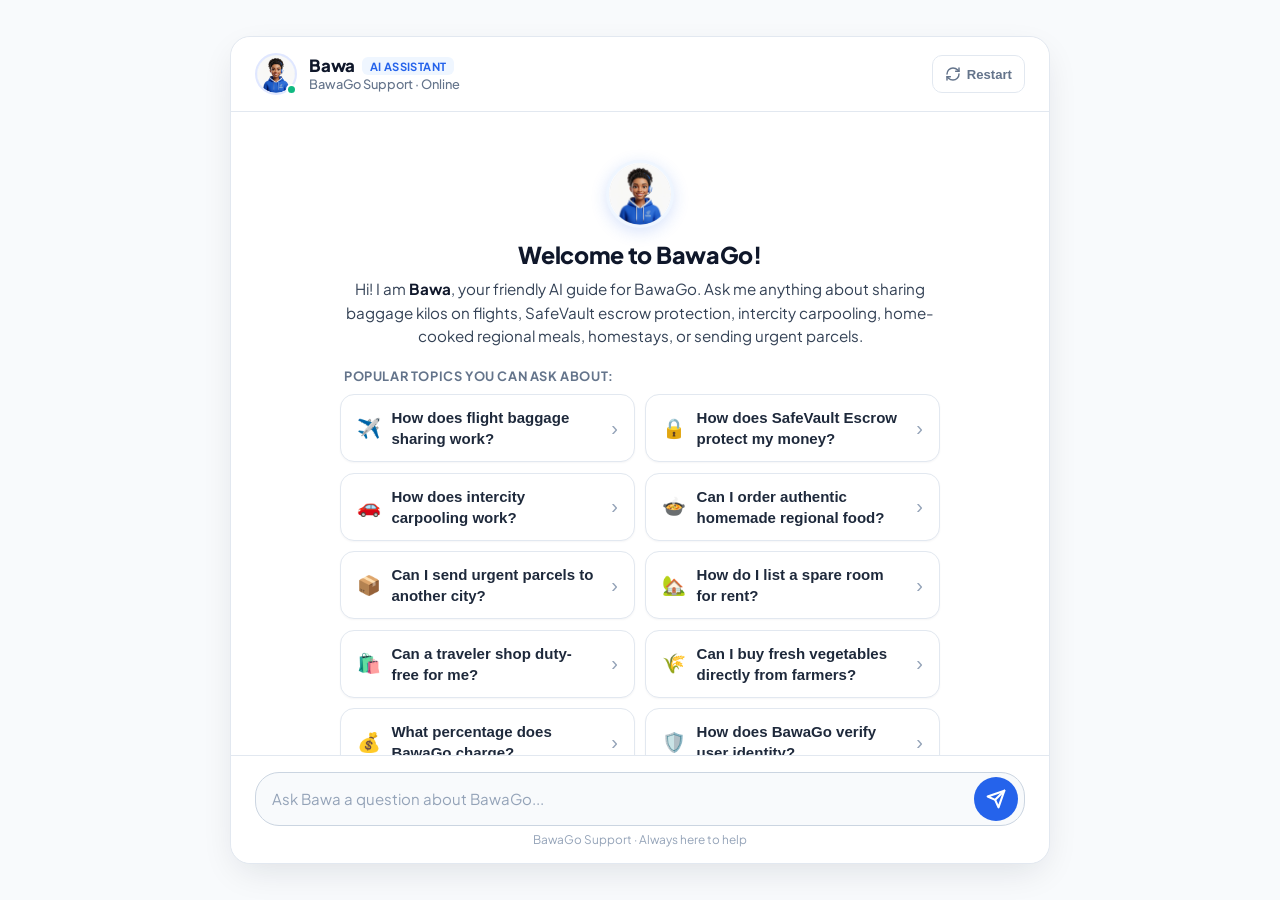
<file: index.html>
<!DOCTYPE html>
<html lang="en">
<head>
  <meta charset="UTF-8">
  <meta name="viewport" content="width=device-width, initial-scale=1.0, viewport-fit=cover, maximum-scale=5.0">
  <meta name="theme-color" content="#ffffff">
  <meta name="mobile-web-app-capable" content="yes">
  <meta name="apple-mobile-web-app-capable" content="yes">
  <meta name="apple-mobile-web-app-status-bar-style" content="default">
  <meta name="description" content="Bawa · Interactive AI Guide for BawaGo flight baggage sharing, rides, food, and homestays.">
  <title>Bawa · Interactive AI Agent for BawaGo</title>
  <link rel="preconnect" href="https://fonts.googleapis.com">
  <link rel="preconnect" href="https://fonts.gstatic.com" crossorigin>
  <link href="https://fonts.googleapis.com/css2?family=Plus+Jakarta+Sans:wght@400;500;600;700;800&family=Inter:wght@400;500;600&display=swap" rel="stylesheet">
  <link rel="stylesheet" href="styles.css?v=20261105_m1">
</head>
<body>

  <div class="chat-app-wrapper">
    <!-- Top Header / App Bar -->
    <header class="chat-header">
      <div class="agent-profile">
        <div class="agent-avatar-wrap">
          <div class="agent-avatar">
            <img src="bawa-avatar.png" alt="Bawa" class="agent-avatar-img">
          </div>
          <span class="online-indicator" title="Assistant Online"></span>
        </div>
        <div class="agent-meta">
          <div class="agent-name-row">
            <h1 class="agent-name">Bawa</h1>
            <span class="agent-badge">AI Assistant</span>
            <span class="context-pill" id="context-pill" style="display: none;"></span>
          </div>
          <p class="agent-status" id="agent-status-text">BawaGo Support · Online</p>
        </div>
      </div>

      <div class="header-actions">
        <button class="clear-btn" onclick="resetConversation()" title="Clear and restart conversation" aria-label="Clear and restart conversation">
          <svg width="16" height="16" viewBox="0 0 24 24" fill="none" stroke="currentColor" stroke-width="2.2" stroke-linecap="round" stroke-linejoin="round" aria-hidden="true">
            <path d="M3 12a9 9 0 0 1 9-9 9.75 9.75 0 0 1 6.74 2.74L21 8"></path>
            <path d="M21 3v5h-5"></path>
            <path d="M21 12a9 9 0 0 1-9 9 9.75 9.75 0 0 1-6.74-2.74L3 16"></path>
            <path d="M8 16H3v5"></path>
          </svg>
          <span class="clear-btn-text">Restart</span>
        </button>
      </div>
    </header>

    <!-- Message Stream -->
    <main class="chat-messages" id="chat-stream">
      <!-- Welcome Section (Native Mobile Friendly) -->
      <section class="welcome-card" id="welcome-card">
        <div class="welcome-avatar-wrap">
          <img src="bawa-avatar.png" alt="Bawa" class="welcome-avatar-img">
        </div>
        <h2 class="welcome-title">Welcome to BawaGo!</h2>
        <p class="welcome-text">
          Hi! I am <strong>Bawa</strong>, your friendly AI guide for BawaGo. Ask me anything about sharing baggage kilos on flights, SafeVault escrow protection, intercity carpooling, home-cooked regional meals, homestays, or sending urgent parcels.
        </p>

        <div class="starter-chips-label">Popular topics you can ask about:</div>
        <div class="starter-chips" id="welcome-chips">
          <button class="chip-btn" onclick="sendStarterPrompt(this)">
            <span class="chip-icon">✈️</span>
            <span class="chip-label">How does flight baggage sharing work?</span>
            <span class="chip-arrow" aria-hidden="true">›</span>
          </button>
          <button class="chip-btn" onclick="sendStarterPrompt(this)">
            <span class="chip-icon">🔒</span>
            <span class="chip-label">How does SafeVault Escrow protect my money?</span>
            <span class="chip-arrow" aria-hidden="true">›</span>
          </button>
          <button class="chip-btn" onclick="sendStarterPrompt(this)">
            <span class="chip-icon">🚗</span>
            <span class="chip-label">How does intercity carpooling work?</span>
            <span class="chip-arrow" aria-hidden="true">›</span>
          </button>
          <button class="chip-btn" onclick="sendStarterPrompt(this)">
            <span class="chip-icon">🍲</span>
            <span class="chip-label">Can I order authentic homemade regional food?</span>
            <span class="chip-arrow" aria-hidden="true">›</span>
          </button>
          <button class="chip-btn" onclick="sendStarterPrompt(this)">
            <span class="chip-icon">📦</span>
            <span class="chip-label">Can I send urgent parcels to another city?</span>
            <span class="chip-arrow" aria-hidden="true">›</span>
          </button>
          <button class="chip-btn" onclick="sendStarterPrompt(this)">
            <span class="chip-icon">🏡</span>
            <span class="chip-label">How do I list a spare room for rent?</span>
            <span class="chip-arrow" aria-hidden="true">›</span>
          </button>
          <button class="chip-btn" onclick="sendStarterPrompt(this)">
            <span class="chip-icon">🛍️</span>
            <span class="chip-label">Can a traveler shop duty-free for me?</span>
            <span class="chip-arrow" aria-hidden="true">›</span>
          </button>
          <button class="chip-btn" onclick="sendStarterPrompt(this)">
            <span class="chip-icon">🌾</span>
            <span class="chip-label">Can I buy fresh vegetables directly from farmers?</span>
            <span class="chip-arrow" aria-hidden="true">›</span>
          </button>
          <button class="chip-btn" onclick="sendStarterPrompt(this)">
            <span class="chip-icon">💰</span>
            <span class="chip-label">What percentage does BawaGo charge?</span>
            <span class="chip-arrow" aria-hidden="true">›</span>
          </button>
          <button class="chip-btn" onclick="sendStarterPrompt(this)">
            <span class="chip-icon">🛡️</span>
            <span class="chip-label">How does BawaGo verify user identity?</span>
            <span class="chip-arrow" aria-hidden="true">›</span>
          </button>
          <button class="chip-btn" onclick="sendStarterPrompt(this)">
            <span class="chip-icon">📞</span>
            <span class="chip-label">Connect me to human customer support</span>
            <span class="chip-arrow" aria-hidden="true">›</span>
          </button>
        </div>
      </section>
    </main>

    <!-- Typing Indicator (Hidden by default) -->
    <div class="typing-indicator" id="typing-indicator">
      <div class="typing-avatar">
        <img src="bawa-avatar.png" alt="Bawa" class="typing-avatar-img">
      </div>
      <div class="typing-dots">
        <span></span>
        <span></span>
        <span></span>
      </div>
      <span class="typing-label">Bawa is typing...</span>
    </div>

    <!-- Dynamic Quick-Reply Chips Bar -->
    <div class="dynamic-chips-container" id="dynamic-chips-bar" style="display: none;"></div>

    <!-- Mobile Composer / Input Bar -->
    <footer class="chat-input-bar">
      <form class="input-form" id="chat-form" onsubmit="handleUserSubmit(event)">
        <input 
          type="text" 
          id="user-input" 
          class="chat-input" 
          placeholder="Ask Bawa a question about BawaGo..." 
          autocomplete="off" 
          required
        />
        <button type="submit" class="send-btn" id="send-button" title="Send message" aria-label="Send message">
          <svg width="20" height="20" viewBox="0 0 24 24" fill="none" stroke="currentColor" stroke-width="2.5" stroke-linecap="round" stroke-linejoin="round" aria-hidden="true">
            <line x1="22" y1="2" x2="11" y2="13"></line>
            <polygon points="22 2 15 22 11 13 2 9 22 2"></polygon>
          </svg>
        </button>
      </form>
      <div class="input-disclaimer">
        BawaGo Support · Always here to help
      </div>
    </footer>
  </div>

  <script src="app.js?v=20261105_m1"></script>
</body>
</html>
</file>
<file: styles.css>
/* ==========================================================================
   BAWAGO AI AGENT — MOBILE-FIRST DESIGN SYSTEM
   Optimized for smartphones (Google Pixel 9a, Samsung Galaxy, iPhone),
   tablets, and desktops.
   ========================================================================== */

:root {
  --primary: #2563eb;
  --primary-hover: #1d4ed8;
  --primary-light: #eff6ff;
  --primary-border: #bfdbfe;
  --secondary: #0f172a;
  --text-main: #0f172a;
  --text-body: #334155;
  --text-muted: #64748b;
  --bg-app: #f8fafc;
  --bg-card: #ffffff;
  --bg-stream: #ffffff;
  --border: #e2e8f0;
  --border-strong: #cbd5e1;
  --success: #10b981;
  
  --shadow-sm: 0 1px 3px rgba(15, 23, 42, 0.05);
  --shadow-md: 0 4px 12px -2px rgba(15, 23, 42, 0.08);
  --shadow-lg: 0 12px 36px -8px rgba(15, 23, 42, 0.12);
  
  --font-sans: 'Plus Jakarta Sans', 'Inter', -apple-system, BlinkMacSystemFont, "Segoe UI", Roboto, sans-serif;
  
  /* Touch target standard (Android Material 48dp / iOS 44pt) */
  --min-touch-target: 48px;
}

*, *::before, *::after {
  box-sizing: border-box;
  margin: 0;
  padding: 0;
}

html {
  height: 100%;
  font-size: 16px;
  -webkit-text-size-adjust: 100%;
  text-size-adjust: 100%;
  -webkit-font-smoothing: antialiased;
  -moz-osx-font-smoothing: grayscale;
}

/* ==========================================================================
   MOBILE DEFAULT (MOBILE-FIRST BASE STYLES)
   ========================================================================== */

body {
  font-family: var(--font-sans);
  background: var(--bg-card);
  color: var(--text-main);
  width: 100%;
  height: 100%;
  height: 100dvh;
  margin: 0;
  padding: 0;
  overflow: hidden;
  -webkit-tap-highlight-color: transparent;
  display: flex;
  flex-direction: column;
}

/* Chat App Wrapper — Mobile fills entire screen cleanly */
.chat-app-wrapper {
  width: 100%;
  height: 100%;
  height: 100dvh;
  background: var(--bg-card);
  display: flex;
  flex-direction: column;
  overflow: hidden;
  position: relative;
}

/* Mobile Header / App Bar */
.chat-header {
  min-height: 60px;
  padding-top: max(0.75rem, env(safe-area-inset-top, 0px));
  padding-left: max(1rem, env(safe-area-inset-left, 0px));
  padding-right: max(1rem, env(safe-area-inset-right, 0px));
  padding-bottom: 0.75rem;
  background: #ffffff;
  border-bottom: 1px solid var(--border);
  display: flex;
  align-items: center;
  justify-content: space-between;
  gap: 0.75rem;
  z-index: 20;
  flex-shrink: 0;
}

.agent-profile {
  display: flex;
  align-items: center;
  gap: 0.75rem;
  min-width: 0;
}

.agent-avatar-wrap {
  position: relative;
  flex-shrink: 0;
}

.agent-avatar {
  width: 42px;
  height: 42px;
  border-radius: 50%;
  background: #eff6ff;
  display: flex;
  align-items: center;
  justify-content: center;
  border: 2px solid #e0e7ff;
  overflow: hidden;
}

.agent-avatar-img {
  width: 100%;
  height: 100%;
  object-fit: cover;
  display: block;
}

.online-indicator {
  position: absolute;
  bottom: 0px;
  right: 0px;
  width: 11px;
  height: 11px;
  border-radius: 50%;
  background: var(--success);
  border: 2px solid #ffffff;
}

.agent-meta {
  display: flex;
  flex-direction: column;
  min-width: 0;
}

.agent-name-row {
  display: flex;
  align-items: center;
  gap: 0.45rem;
  flex-wrap: nowrap;
}

.agent-name {
  font-size: 1.05rem; /* ~17px */
  font-weight: 800;
  color: var(--secondary);
  letter-spacing: -0.2px;
  line-height: 1.2;
}

.agent-badge {
  font-size: 0.7rem; /* ~11px */
  font-weight: 700;
  text-transform: uppercase;
  background: var(--primary-light);
  color: var(--primary);
  padding: 0.15rem 0.45rem;
  border-radius: 6px;
  letter-spacing: 0.4px;
  white-space: nowrap;
  flex-shrink: 0;
}

.context-pill {
  font-size: 0.72rem;
  font-weight: 600;
  color: #1d4ed8;
  background: #dbeafe;
  padding: 0.15rem 0.55rem;
  border-radius: 9999px;
  border: 1px solid #bfdbfe;
  animation: fadeIn 0.3s ease;
  white-space: nowrap;
  overflow: hidden;
  text-overflow: ellipsis;
  max-width: 110px;
  flex-shrink: 1;
}

.agent-status {
  font-size: 0.8rem; /* ~13px */
  color: var(--text-muted);
  font-weight: 500;
  white-space: nowrap;
  overflow: hidden;
  text-overflow: ellipsis;
}

.header-actions {
  display: flex;
  align-items: center;
  flex-shrink: 0;
}

.clear-btn {
  display: inline-flex;
  align-items: center;
  justify-content: center;
  gap: 0.35rem;
  padding: 0.45rem 0.75rem;
  min-height: 38px;
  border-radius: 10px;
  border: 1px solid var(--border);
  background: #ffffff;
  color: var(--text-muted);
  font-size: 0.82rem;
  font-weight: 600;
  cursor: pointer;
  transition: all 0.2s ease;
  touch-action: manipulation;
}

.clear-btn:hover,
.clear-btn:focus-visible {
  background: #f8fafc;
  color: var(--secondary);
  border-color: var(--border-strong);
}

.clear-btn:active {
  transform: scale(0.96);
  background: #f1f5f9;
}

/* Chat Messages Scroll Stream */
.chat-messages {
  flex: 1 1 auto;
  min-height: 0;
  overflow-y: auto;
  overflow-x: hidden;
  padding: 1rem 1rem 1.25rem;
  display: flex;
  flex-direction: column;
  gap: 1rem;
  background: var(--bg-stream);
  scroll-behavior: smooth;
  -webkit-overflow-scrolling: touch;
}

/* ==========================================================================
   MOBILE-FIRST WELCOME SECTION (NO MINIATURE BOXES)
   ========================================================================== */

.welcome-card {
  width: 100%;
  display: flex;
  flex-direction: column;
  align-items: center;
  text-align: center;
  padding: 1rem 0.25rem 1.5rem;
  margin: 0 auto;
  animation: fadeIn 0.35s ease;
}

.welcome-avatar-wrap {
  width: 68px;
  height: 68px;
  border-radius: 50%;
  box-shadow: 0 4px 16px rgba(37, 99, 235, 0.18);
  border: 3px solid #eff6ff;
  overflow: hidden;
  margin-bottom: 0.75rem;
  background: #ffffff;
  flex-shrink: 0;
}

.welcome-avatar-img {
  width: 100%;
  height: 100%;
  object-fit: cover;
  display: block;
}

.welcome-title {
  font-size: 1.45rem; /* ~23px */
  font-weight: 800;
  color: var(--secondary);
  letter-spacing: -0.3px;
  margin-bottom: 0.5rem;
  line-height: 1.25;
}

.welcome-text {
  font-size: 0.95rem; /* ~15.2px readable mobile body */
  color: var(--text-body);
  line-height: 1.55;
  margin-bottom: 1.25rem;
  max-width: 100%;
}

.welcome-text strong {
  color: var(--secondary);
}

.starter-chips-label {
  align-self: flex-start;
  font-size: 0.8rem; /* ~13px */
  font-weight: 700;
  text-transform: uppercase;
  color: var(--text-muted);
  letter-spacing: 0.6px;
  margin-bottom: 0.65rem;
  padding-left: 0.25rem;
}

/* Suggested Question Action Cards (Thumb-friendly full-width on mobile) */
.starter-chips {
  display: flex;
  flex-direction: column;
  gap: 0.55rem;
  width: 100%;
}

.chip-btn {
  background: #ffffff;
  border: 1.5px solid var(--border);
  padding: 0.75rem 1rem;
  min-height: var(--min-touch-target);
  border-radius: 14px;
  font-size: 0.94rem; /* ~15px */
  font-weight: 500;
  color: #1e293b;
  cursor: pointer;
  transition: all 0.18s ease;
  text-align: left;
  touch-action: manipulation;
  display: flex;
  align-items: center;
  justify-content: space-between;
  gap: 0.65rem;
  width: 100%;
  box-shadow: 0 1px 2px rgba(15, 23, 42, 0.04);
}

.chip-btn .chip-icon {
  font-size: 1.2rem;
  flex-shrink: 0;
}

.chip-btn .chip-label {
  flex: 1;
  line-height: 1.4;
  color: #1e293b;
  font-weight: 600;
}

.chip-btn .chip-arrow {
  color: #94a3b8;
  font-size: 1.25rem;
  font-weight: 400;
  flex-shrink: 0;
  margin-left: 0.25rem;
}

.chip-btn:hover {
  background: #f8fafc;
  border-color: #cbd5e1;
}

.chip-btn:active {
  background: #eff6ff;
  border-color: #93c5fd;
  color: var(--primary);
  transform: scale(0.99);
}

/* ==========================================================================
   CHAT MESSAGES & BUBBLES
   ========================================================================== */

.message-row {
  display: flex;
  gap: 0.65rem;
  width: 100%;
  animation: slideUp 0.22s ease;
}

.message-row.user {
  justify-content: flex-end;
}

.message-row.bot {
  justify-content: flex-start;
}

.bubble {
  max-width: 88%;
  padding: 0.85rem 1.05rem;
  border-radius: 16px;
  font-size: 0.95rem; /* ~15.2px */
  line-height: 1.55;
  position: relative;
  word-wrap: break-word;
  word-break: break-word;
  overflow-wrap: anywhere;
}

.message-row.user .bubble {
  background: linear-gradient(135deg, #2563eb, #1d4ed8);
  color: #ffffff;
  border-bottom-right-radius: 4px;
  box-shadow: 0 2px 6px rgba(37, 99, 235, 0.2);
}

.message-row.bot .bubble {
  background: #ffffff;
  color: var(--text-main);
  border: 1px solid var(--border);
  border-bottom-left-radius: 4px;
  box-shadow: var(--shadow-sm);
}

.bubble-header {
  display: flex;
  align-items: center;
  justify-content: space-between;
  gap: 0.5rem;
  margin-bottom: 0.5rem;
  flex-wrap: wrap;
}

.bot-identity {
  display: inline-flex;
  align-items: center;
  gap: 0.45rem;
}

.bot-badge-img {
  width: 22px;
  height: 22px;
  border-radius: 50%;
  object-fit: cover;
  border: 1.5px solid #bfdbfe;
  background: #eff6ff;
  flex-shrink: 0;
}

.bot-badge-name {
  font-weight: 700;
  font-size: 0.92rem;
  color: var(--secondary);
}

.topic-tag {
  display: inline-block;
  font-size: 0.72rem;
  font-weight: 600;
  color: #2563eb;
  background: #eff6ff;
  padding: 0.15rem 0.55rem;
  border-radius: 9999px;
  border: 1px solid #bfdbfe;
  white-space: nowrap;
  overflow: hidden;
  text-overflow: ellipsis;
}

.bubble-meta {
  font-size: 0.72rem;
  color: #94a3b8;
  margin-top: 0.35rem;
  display: flex;
  align-items: center;
  gap: 0.4rem;
}

.message-row.user .bubble-meta {
  color: rgba(255, 255, 255, 0.82);
  justify-content: flex-end;
}

/* Action Cards */
.action-card {
  margin-top: 0.75rem;
  border-radius: 12px;
  padding: 0.85rem 1rem;
  font-size: 0.88rem; /* ~14px */
  animation: slideUp 0.25s ease;
  width: 100%;
}

.action-card.checklist {
  background: #f0fdf4;
  border: 1px solid #bbf7d0;
  color: #166534;
}

.action-card.flow {
  background: #eff6ff;
  border: 1px solid #bfdbfe;
  color: #1e40af;
}

.action-card.warning {
  background: #fffbeb;
  border: 1px solid #fde68a;
  color: #92400e;
}

.action-card-title {
  font-weight: 700;
  margin-bottom: 0.45rem;
  display: flex;
  align-items: center;
  gap: 0.4rem;
  line-height: 1.35;
}

.action-card-list {
  list-style: none;
  display: flex;
  flex-direction: column;
  gap: 0.35rem;
}

.action-card-list li {
  display: flex;
  align-items: flex-start;
  gap: 0.45rem;
  line-height: 1.45;
}

.action-card.checklist li::before {
  content: "✓";
  font-weight: 800;
  color: #15803d;
  flex-shrink: 0;
}

.action-card.flow .flow-steps {
  display: flex;
  flex-direction: column;
  gap: 0.3rem;
}

.action-card.flow .flow-step {
  display: flex;
  align-items: flex-start;
  gap: 0.5rem;
  line-height: 1.45;
}

/* Feedback Buttons */
.feedback-row {
  display: flex;
  align-items: center;
  gap: 0.45rem;
  margin-top: 0.65rem;
  padding-top: 0.5rem;
  border-top: 1px solid #f1f5f9;
  flex-wrap: wrap;
}

.feedback-btn {
  background: #ffffff;
  border: 1px solid #e2e8f0;
  border-radius: 8px;
  padding: 0.4rem 0.75rem;
  min-height: 36px;
  font-size: 0.8rem; /* ~13px */
  font-weight: 500;
  cursor: pointer;
  color: #475569;
  display: inline-flex;
  align-items: center;
  gap: 0.3rem;
  transition: all 0.15s ease;
  touch-action: manipulation;
}

.feedback-btn:hover {
  background: #f8fafc;
  color: var(--secondary);
}

.feedback-btn:active {
  transform: scale(0.96);
}

.feedback-btn.active-helpful {
  background: #ecfdf5 !important;
  color: #059669 !important;
  border-color: #6ee7b7 !important;
  font-weight: 600 !important;
}

.feedback-btn.active-improve {
  background: #fffbeb !important;
  color: #d97706 !important;
  border-color: #fcd34d !important;
  font-weight: 600 !important;
}

/* Typing Indicator */
.typing-indicator {
  display: none;
  align-items: center;
  gap: 0.6rem;
  padding: 0.35rem 1rem;
  background: transparent;
  flex-shrink: 0;
}

.typing-indicator.active {
  display: flex;
}

.typing-avatar {
  width: 28px;
  height: 28px;
  border-radius: 50%;
  overflow: hidden;
  background: #eff6ff;
  border: 1px solid #dbeafe;
  display: flex;
  align-items: center;
  justify-content: center;
  flex-shrink: 0;
}

.typing-avatar-img {
  width: 100%;
  height: 100%;
  object-fit: cover;
  display: block;
}

.typing-dots {
  background: #ffffff;
  border: 1px solid var(--border);
  border-radius: 12px;
  padding: 0.55rem 0.85rem;
  display: flex;
  align-items: center;
  gap: 0.3rem;
  box-shadow: var(--shadow-sm);
}

.typing-dots span {
  width: 6px;
  height: 6px;
  background: #94a3b8;
  border-radius: 50%;
  animation: typingBounce 1.4s infinite ease-in-out both;
}

.typing-dots span:nth-child(1) { animation-delay: -0.32s; }
.typing-dots span:nth-child(2) { animation-delay: -0.16s; }

@keyframes typingBounce {
  0%, 80%, 100% { transform: scale(0); opacity: 0.4; }
  40% { transform: scale(1); opacity: 1; }
}

.typing-label {
  font-size: 0.8rem;
  color: #64748b;
  font-weight: 500;
}

.typing-cursor {
  display: inline-block;
  width: 2px;
  height: 1.05em;
  background: var(--primary);
  margin-left: 2px;
  vertical-align: text-bottom;
  animation: blink 0.7s infinite;
}

@keyframes blink {
  0%, 100% { opacity: 1; }
  50% { opacity: 0; }
}

/* Dynamic Follow-Up Chips Bar */
.dynamic-chips-container {
  display: flex;
  gap: 0.5rem;
  padding: 0.65rem 1rem;
  background: #ffffff;
  border-top: 1px solid var(--border);
  overflow-x: auto;
  white-space: nowrap;
  scrollbar-width: none;
  align-items: center;
  flex-shrink: 0;
  -webkit-overflow-scrolling: touch;
}

.dynamic-chips-container::-webkit-scrollbar {
  display: none;
}

.dynamic-chip,
.dynamic-chip-btn {
  background: #ffffff !important;
  border: 1px solid var(--border-strong) !important;
  border-radius: 9999px !important;
  padding: 0.5rem 1rem !important;
  min-height: 40px !important;
  font-size: 0.86rem !important; /* ~13.8px */
  font-weight: 600 !important;
  color: #1e293b !important;
  cursor: pointer !important;
  flex-shrink: 0 !important;
  display: inline-flex !important;
  align-items: center !important;
  gap: 0.4rem !important;
  box-shadow: 0 1px 2px rgba(0, 0, 0, 0.04) !important;
  touch-action: manipulation !important;
  user-select: none !important;
  -webkit-user-select: none !important;
}

.dynamic-chip:hover,
.dynamic-chip-btn:hover {
  background: #f8fafc !important;
  border-color: #93c5fd !important;
}

.dynamic-chip:active,
.dynamic-chip-btn:active {
  background: #eff6ff !important;
  border-color: var(--primary) !important;
  color: var(--primary) !important;
}

/* ==========================================================================
   MOBILE COMPOSER / INPUT BAR
   ========================================================================== */

.chat-input-bar {
  padding-top: 0.65rem;
  padding-left: max(0.85rem, env(safe-area-inset-left, 0px));
  padding-right: max(0.85rem, env(safe-area-inset-right, 0px));
  padding-bottom: max(0.75rem, env(safe-area-inset-bottom, 0px));
  background: #ffffff;
  border-top: 1px solid var(--border);
  display: flex;
  flex-direction: column;
  gap: 0.4rem;
  flex-shrink: 0;
  position: sticky;
  bottom: 0;
  z-index: 20;
}

.input-form {
  display: flex;
  align-items: center;
  gap: 0.5rem;
  background: #f8fafc;
  border: 1.5px solid var(--border-strong);
  border-radius: 24px;
  padding: 0.25rem 0.35rem 0.25rem 1rem;
  transition: all 0.2s ease;
  min-height: 48px;
}

.input-form:focus-within {
  border-color: var(--primary);
  background: #ffffff;
  box-shadow: 0 0 0 3px rgba(37, 99, 235, 0.14);
}

.chat-input {
  flex: 1;
  border: none;
  background: transparent;
  font-family: inherit;
  font-size: 16px; /* 16px strictly prevents auto-zoom on mobile */
  color: var(--text-main);
  outline: none;
  min-height: 40px;
  line-height: 1.4;
}

.chat-input::placeholder {
  color: #94a3b8;
  font-size: 0.94rem;
}

.send-btn {
  width: 44px;
  height: 44px;
  min-width: 44px;
  min-height: 44px;
  border-radius: 50%;
  border: none;
  background: var(--primary);
  color: #ffffff;
  display: flex;
  align-items: center;
  justify-content: center;
  cursor: pointer;
  transition: all 0.18s ease;
  flex-shrink: 0;
  touch-action: manipulation;
}

.send-btn:hover {
  background: var(--primary-hover);
}

.send-btn:active {
  transform: scale(0.92);
}

.input-disclaimer {
  font-size: 0.74rem; /* ~12px */
  color: #94a3b8;
  text-align: center;
  line-height: 1.2;
}

/* Animations */
@keyframes fadeIn {
  from { opacity: 0; transform: translateY(4px); }
  to { opacity: 1; transform: translateY(0); }
}

@keyframes slideUp {
  from { opacity: 0; transform: translateY(8px); }
  to { opacity: 1; transform: translateY(0); }
}

/* ==========================================================================
   EXTRA SMALL SCREENS (<= 360px, e.g. iPhone SE 1st gen)
   ========================================================================== */

@media (max-width: 360px) {
  .chat-header {
    padding-left: 0.65rem;
    padding-right: 0.65rem;
  }
  .agent-name {
    font-size: 0.95rem;
  }
  .clear-btn-text {
    display: none; /* Keep icon only */
  }
  .chip-btn {
    padding: 0.65rem 0.75rem;
    font-size: 0.88rem;
  }
}

/* ==========================================================================
   TABLETS & MEDIUM SCREENS (>= 768px)
   ========================================================================== */

@media (min-width: 768px) {
  body {
    background: var(--bg-app);
    justify-content: center;
    align-items: center;
    padding: 1.25rem;
  }

  .chat-app-wrapper {
    max-width: 780px;
    height: min(94vh, 900px);
    height: min(94dvh, 900px);
    border-radius: 20px;
    border: 1px solid var(--border);
    box-shadow: var(--shadow-lg);
  }

  .chat-header {
    padding: 1rem 1.5rem;
    border-top-left-radius: 20px;
    border-top-right-radius: 20px;
  }

  .chat-messages {
    padding: 1.5rem;
    gap: 1.25rem;
  }

  .welcome-card {
    padding: 1.5rem 1.25rem 2rem;
    max-width: 640px;
  }

  .starter-chips {
    display: grid;
    grid-template-columns: repeat(2, 1fr);
    gap: 0.65rem;
  }

  .bubble {
    max-width: 82%;
    padding: 1rem 1.25rem;
  }

  .chat-input-bar {
    padding: 1rem 1.5rem;
    border-bottom-left-radius: 20px;
    border-bottom-right-radius: 20px;
  }
}

/* ==========================================================================
   DESKTOPS & LARGE DISPLAYS (>= 1024px)
   ========================================================================== */

@media (min-width: 1024px) {
  .chat-app-wrapper {
    max-width: 820px;
    height: min(92vh, 880px);
    height: min(92dvh, 880px);
  }

  .bubble {
    max-width: 78%;
  }

  .chat-messages::-webkit-scrollbar {
    width: 6px;
  }
  .chat-messages::-webkit-scrollbar-thumb {
    background: #cbd5e1;
    border-radius: 9999px;
  }
}

/* ==========================================================================
   LANDSCAPE MOBILE HEIGHT ADJUSTMENT (max-height <= 500px)
   ========================================================================== */

@media (max-height: 500px) and (orientation: landscape) {
  .chat-header {
    min-height: 48px;
    padding-top: 0.35rem;
    padding-bottom: 0.35rem;
  }

  .agent-avatar {
    width: 32px;
    height: 32px;
  }

  .welcome-avatar-wrap {
    width: 44px;
    height: 44px;
    margin-bottom: 0.35rem;
  }

  .welcome-card {
    padding: 0.5rem 0.25rem 1rem;
  }

  .chat-input-bar {
    padding-top: 0.35rem;
    padding-bottom: max(0.35rem, env(safe-area-inset-bottom, 0px));
  }
}
</file>
